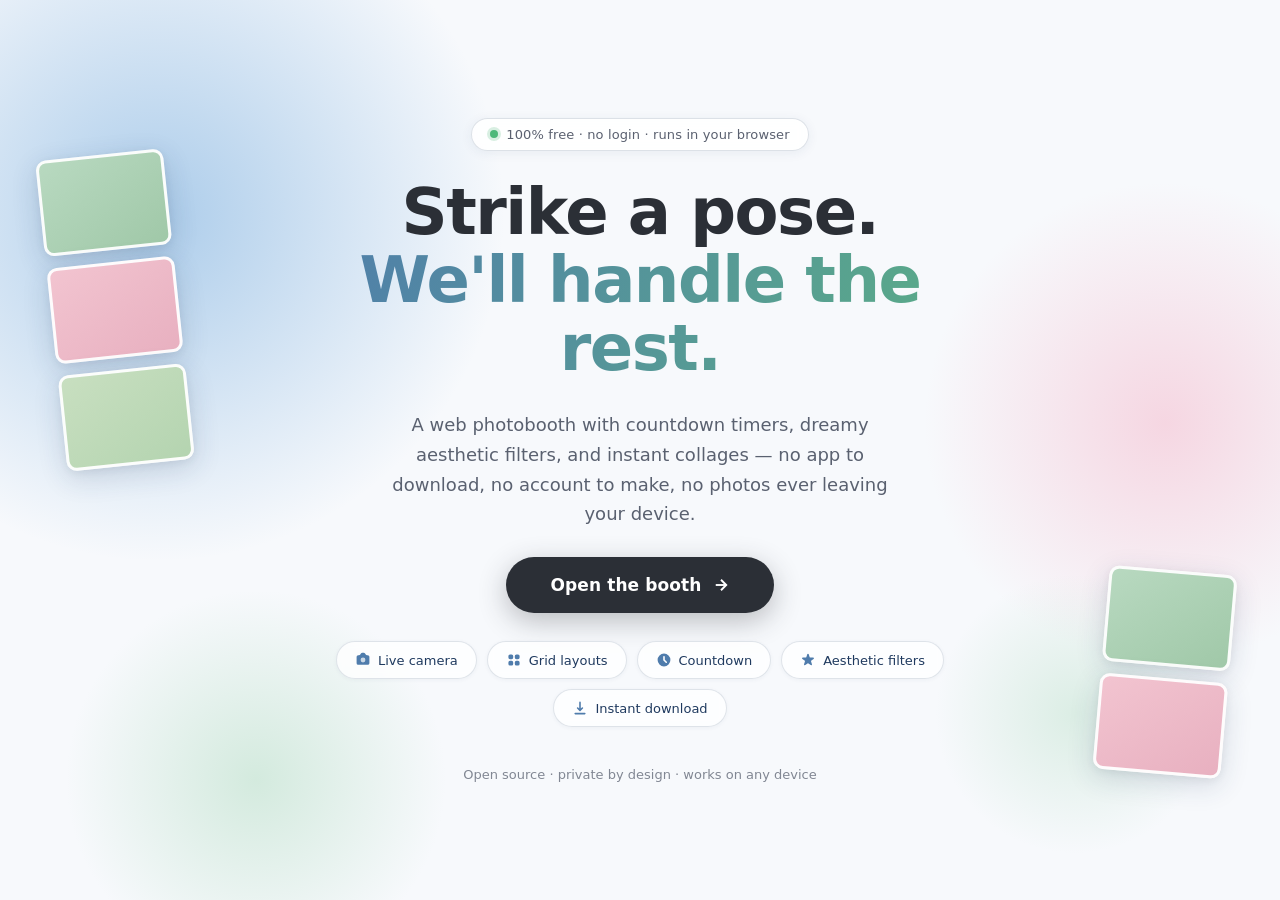
<file: index.html>
<!DOCTYPE html>
<html lang="en">
<head>
  <meta charset="UTF-8" />
  <meta name="viewport" content="width=device-width, initial-scale=1.0, viewport-fit=cover" />
  <title>Photobooth — Strike a Pose</title>
  <link rel="stylesheet" href="index.css" />
</head>
<body>

  <div class="landing">

    <!-- Gradient mesh blobs: blue top-left, pink right, sage green bottom corners -->
    <div class="blob blob-blue"></div>
    <div class="blob blob-pink"></div>
    <div class="blob blob-green"></div>
    <div class="blob blob-green-br"></div>

    <!-- Left floating photo strip — 3 stacked cards -->
    <div class="float-strip strip-left" aria-hidden="true">
      <div class="mini-frame frame-green"></div>
      <div class="mini-frame frame-pink"></div>
      <div class="mini-frame frame-green2"></div>
    </div>

    <!-- Right floating photo strip — 2 cards, bottom-right -->
    <div class="float-strip strip-right" aria-hidden="true">
      <div class="mini-frame frame-green3"></div>
      <div class="mini-frame frame-pink2"></div>
    </div>

    <main class="hero">

      <div class="badge">
        <span class="badge-dot"></span>
        100% free &middot; no login &middot; runs in your browser
      </div>

      <h1 class="hero-title">
        Strike a pose.<br />
        <span class="hero-title-accent">We'll handle the rest.</span>
      </h1>

      <p class="hero-sub">
        A web photobooth with countdown timers, dreamy aesthetic filters,
        and instant collages — no app to download, no account to make,
        no photos ever leaving your device.
      </p>

      <a href="app.html" class="btn-enter">
        <span>Open the booth</span>
        <svg width="18" height="18" viewBox="0 0 24 24" fill="none" stroke="currentColor" stroke-width="2.5" aria-hidden="true">
          <line x1="5" y1="12" x2="19" y2="12"/>
          <polyline points="12 5 19 12 12 19"/>
        </svg>
      </a>

      <div class="feature-row">
        <div class="feature-pill">
          <svg class="pill-icon" viewBox="0 0 20 20" fill="currentColor" aria-hidden="true">
            <path d="M2 6a2 2 0 012-2h.93a2 2 0 001.664-.89l.812-1.22A2 2 0 019.07 1h1.86a2 2 0 011.664.89l.812 1.22A2 2 0 0015.07 4H16a2 2 0 012 2v8a2 2 0 01-2 2H4a2 2 0 01-2-2V6z"/>
            <path d="M10 13a3 3 0 100-6 3 3 0 000 6z" fill="white" opacity="0.7"/>
          </svg>
          Live camera
        </div>
        <div class="feature-pill">
          <svg class="pill-icon" viewBox="0 0 20 20" fill="currentColor" aria-hidden="true">
            <path d="M5 3a2 2 0 00-2 2v2a2 2 0 002 2h2a2 2 0 002-2V5a2 2 0 00-2-2H5zM5 11a2 2 0 00-2 2v2a2 2 0 002 2h2a2 2 0 002-2v-2a2 2 0 00-2-2H5zM11 5a2 2 0 012-2h2a2 2 0 012 2v2a2 2 0 01-2 2h-2a2 2 0 01-2-2V5zM11 13a2 2 0 012-2h2a2 2 0 012 2v2a2 2 0 01-2 2h-2a2 2 0 01-2-2v-2z"/>
          </svg>
          Grid layouts
        </div>
        <div class="feature-pill">
          <svg class="pill-icon" viewBox="0 0 20 20" fill="currentColor" aria-hidden="true">
            <path fill-rule="evenodd" d="M10 18a8 8 0 100-16 8 8 0 000 16zm1-12a1 1 0 10-2 0v4a1 1 0 00.293.707l2.828 2.829a1 1 0 101.415-1.415L11 9.586V6z" clip-rule="evenodd"/>
          </svg>
          Countdown
        </div>
        <div class="feature-pill">
          <svg class="pill-icon" viewBox="0 0 20 20" fill="currentColor" aria-hidden="true">
            <path d="M9.049 2.927c.3-.921 1.603-.921 1.902 0l1.07 3.292a1 1 0 00.95.69h3.462c.969 0 1.371 1.24.588 1.81l-2.8 2.034a1 1 0 00-.364 1.118l1.07 3.292c.3.921-.755 1.688-1.54 1.118l-2.8-2.034a1 1 0 00-1.175 0l-2.8 2.034c-.784.57-1.838-.197-1.539-1.118l1.07-3.292a1 1 0 00-.364-1.118L2.98 8.72c-.783-.57-.38-1.81.588-1.81h3.461a1 1 0 00.951-.69l1.07-3.292z"/>
          </svg>
          Aesthetic filters
        </div>
        <div class="feature-pill">
          <svg class="pill-icon" viewBox="0 0 20 20" fill="currentColor" aria-hidden="true">
            <path fill-rule="evenodd" d="M3 17a1 1 0 011-1h12a1 1 0 110 2H4a1 1 0 01-1-1zm3.293-7.707a1 1 0 011.414 0L9 10.586V3a1 1 0 112 0v7.586l1.293-1.293a1 1 0 111.414 1.414l-3 3a1 1 0 01-1.414 0l-3-3a1 1 0 010-1.414z" clip-rule="evenodd"/>
          </svg>
          Instant download
        </div>
      </div>

    </main>

    <footer class="landing-footer">
      <span>Open source &middot; private by design &middot; works on any device</span>
    </footer>

  </div>

</body>
</html>
</file>
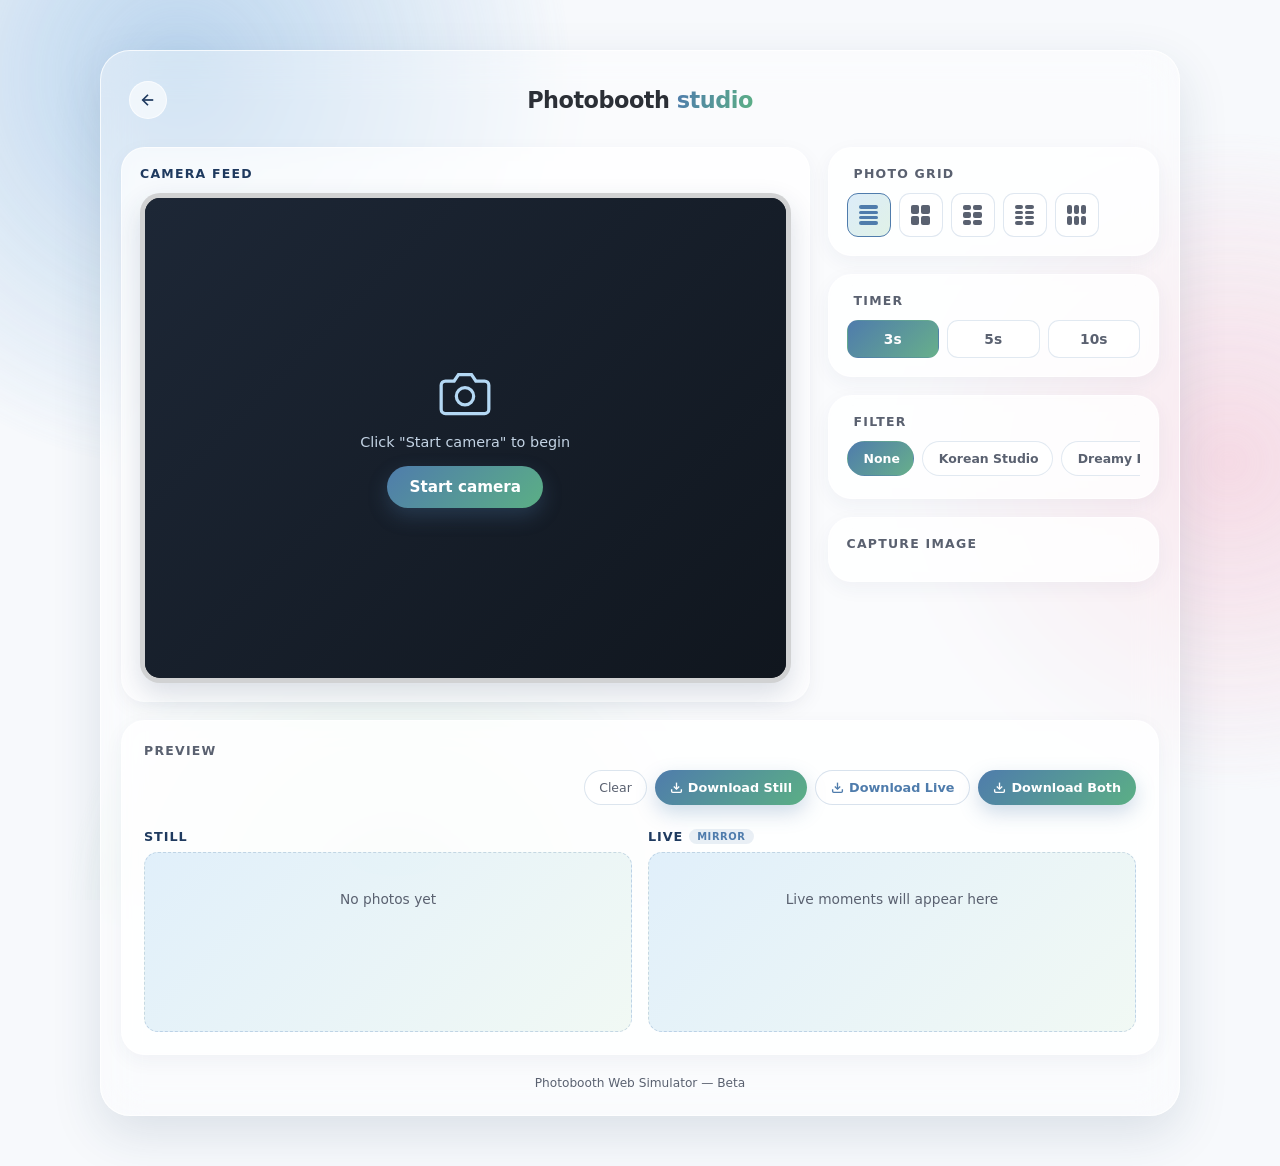
<file: app.html>
<!DOCTYPE html>
<html lang="en">
<head>
  <meta charset="UTF-8" />
  <meta name="viewport" content="width=device-width, initial-scale=1.0, viewport-fit=cover" />
  <title>Photobooth Web Simulator — Beta</title>
  <link rel="stylesheet" href="style.css" />
</head>
<body>
  <div class="app-background" aria-hidden="true">
    <span class="app-blob app-blob-blue"></span>
    <span class="app-blob app-blob-pink"></span>
    <span class="app-blob app-blob-green"></span>
  </div>

  <div class="app">

    <!-- Header -->
    <header class="header">
      <a href="index.html" class="back-link" aria-label="Back to home">
        <svg width="18" height="18" viewBox="0 0 24 24" fill="none" stroke="currentColor" stroke-width="2.3">
          <line x1="19" y1="12" x2="5" y2="12"/>
          <polyline points="12 19 5 12 12 5"/>
        </svg>
      </a>
      <h1><span>Photobooth</span> <em>studio</em></h1>
      <span class="header-spacer" aria-hidden="true"></span>
    </header>

    <!-- SECTION 1 — CAMERA FEED -->
    <section class="app-section camera-feed-section" aria-labelledby="camera-feed-title">
      <h2 class="section-title" id="camera-feed-title">
        Camera Feed
      </h2>
      <div class="camera-section">
        <div class="camera-wrap" id="cameraWrap">
          <canvas id="glCanvas"></canvas>
          <video id="video" autoplay playsinline muted style="display:none"></video>
          <canvas id="overlay-canvas"></canvas>
          <div class="countdown-overlay" id="countdown"></div>
          <div class="flash-overlay" id="flash"></div>
          <div class="camera-placeholder" id="placeholder">
            <svg width="52" height="52" viewBox="0 0 24 24" fill="none" stroke-width="1.5" aria-hidden="true">
              <path d="M23 19a2 2 0 0 1-2 2H3a2 2 0 0 1-2-2V8a2 2 0 0 1 2-2h4l2-3h6l2 3h4a2 2 0 0 1 2 2z"/>
              <circle cx="12" cy="13" r="4"/>
            </svg>
            <p>Click "Start camera" to begin</p>
            <button class="btn-start" id="btnStart">Start camera</button>
          </div>
        </div>
      </div>
    </section>

    <!-- CONTROLS PANEL — sections 2–5 -->
    <div class="controls-panel">

      <!-- SECTION 2 — PHOTO GRID -->
      <section class="app-section" aria-labelledby="grid-title">
        <h2 class="section-title" id="grid-title">
          <span class="section-icon"></span> Photo Grid
        </h2>
        <div class="section-body layout-bar">
          <div class="layout-icon-row" id="layoutGrid"></div>
        </div>
      </section>

      <!-- SECTION 3 — TIMER -->
      <section class="app-section" aria-labelledby="timer-title">
        <h2 class="section-title" id="timer-title">
          <span class="section-icon"></span> Timer
        </h2>
        <div class="section-body">
          <div class="timer-btns" id="timerBtns"></div>
        </div>
      </section>

      <!-- SECTION 4 — FILTER -->
      <section class="app-section" aria-labelledby="filter-title">
        <h2 class="section-title" id="filter-title">
          <span class="section-icon"></span> Filter
        </h2>
        <div class="section-body filter-bar">
          <div class="filter-chips" id="filterGrid"></div>
        </div>
      </section>

      <!-- SECTION 5 — CAPTURE IMAGE -->
      <section class="app-section capture-section" aria-labelledby="capture-title">
        <h2 class="section-title" id="capture-title">
        Capture Image
        </h2>
        <div class="section-body capture-body" id="cameraBar">
          <div class="capture-row-top">
            <span class="shot-counter" id="shotCounter">0 / 4 photos</span>
            <button class="btn-retake" id="btnRetake" disabled>Retake</button>
          </div>
          <button class="btn-capture" id="btnCapture" disabled>Take photo</button>
        </div>
      </section>

    </div><!-- /controls-panel -->

    <!-- PREVIEW — Still + Live side by side -->
    <section class="app-section preview-section" aria-labelledby="preview-title">
      <h2 class="section-title" id="preview-title">
        Preview
      </h2>

      <div class="section-body">
        <!-- Download actions -->
        <div class="preview-actions">
          <button class="btn-retake" id="btnClear">Clear</button>
          <button class="btn-download" id="btnDownload">
            <svg width="13" height="13" viewBox="0 0 24 24" fill="none" stroke="currentColor" stroke-width="2.5" aria-hidden="true">
              <path d="M21 15v4a2 2 0 0 1-2 2H5a2 2 0 0 1-2-2v-4"/>
              <polyline points="7 10 12 15 17 10"/>
              <line x1="12" y1="15" x2="12" y2="3"/>
            </svg>
            Download Still
          </button>
          <button class="btn-download btn-download-soft" id="btnDownloadLive">
            <svg width="13" height="13" viewBox="0 0 24 24" fill="none" stroke="currentColor" stroke-width="2.5" aria-hidden="true">
              <path d="M21 15v4a2 2 0 0 1-2 2H5a2 2 0 0 1-2-2v-4"/>
              <polyline points="7 10 12 15 17 10"/>
              <line x1="12" y1="15" x2="12" y2="3"/>
            </svg>
            Download Live
          </button>
          <button class="btn-download" id="btnDownloadBoth">
            <svg width="13" height="13" viewBox="0 0 24 24" fill="none" stroke="currentColor" stroke-width="2.5" aria-hidden="true">
              <path d="M21 15v4a2 2 0 0 1-2 2H5a2 2 0 0 1-2-2v-4"/>
              <polyline points="7 10 12 15 17 10"/>
              <line x1="12" y1="15" x2="12" y2="3"/>
            </svg>
            Download Both
          </button>
        </div>

        <!--
          Dual preview container.
          .preview-dual holds two columns: still (left) + live (right).
          JS populates #stillPreview and #livePreview independently
          but with identical structure for each layout.
        -->
        <div class="preview-dual" id="previewDual">
          <div class="preview-col">
            <div class="preview-col-label">Still</div>
            <div class="preview-canvas" id="collagePreview">
              <div class="empty-strip">No photos yet</div>
            </div>
          </div>
          <div class="preview-col" id="liveCol">
            <div class="preview-col-label">
              Live
              <span class="live-tag">mirror</span>
            </div>
            <div class="preview-canvas" id="livePreview">
              <div class="empty-strip">Live moments will appear here</div>
            </div>
          </div>
        </div>

      </div>
    </section>

    <!-- Footer -->
    <footer class="footer">
      <span>Photobooth Web Simulator &mdash; Beta</span>
    </footer>

  </div>

  <!-- Processing toast -->
  <div class="processing-toast" id="processingToast">
    <span class="processing-spinner"></span>
    <span id="processingMsg">Preparing download…</span>
  </div>

  <!-- Hidden canvases -->
  <canvas id="final-canvas" style="display:none"></canvas>

  <script src="filters.js"></script>
  <script src="script.js"></script>
</body>
</html>
</file>
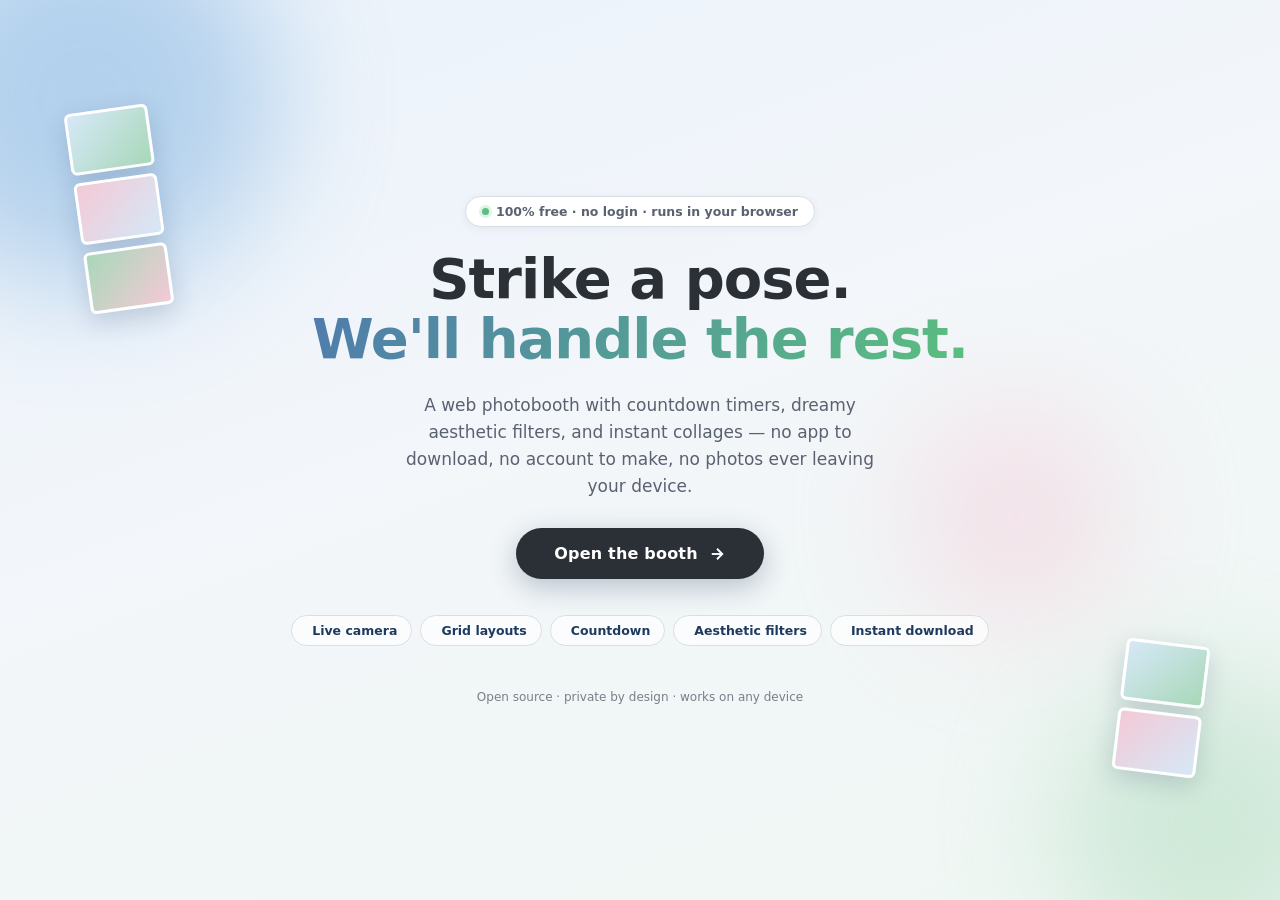
<file: landing.html>
<!DOCTYPE html>
<html lang="en">
<head>
  <meta charset="UTF-8" />
  <meta name="viewport" content="width=device-width, initial-scale=1.0, viewport-fit=cover" />
  <title>Photobooth — Strike a Pose</title>
  <link rel="stylesheet" href="landing.css" />
</head>
<body>

  <div class="landing">

    <!-- Floating decorative blobs -->
    <div class="blob blob-1"></div>
    <div class="blob blob-2"></div>
    <div class="blob blob-3"></div>

    <!-- Floating camera-strip mockups -->
    <div class="float-strip strip-left" aria-hidden="true">
      <div class="mini-frame"></div>
      <div class="mini-frame"></div>
      <div class="mini-frame"></div>
    </div>
    <div class="float-strip strip-right" aria-hidden="true">
      <div class="mini-frame"></div>
      <div class="mini-frame"></div>
    </div>

    <main class="hero">
      <div class="badge">
        <span class="badge-dot"></span>
        100% free &middot; no login &middot; runs in your browser
      </div>

      <h1 class="hero-title">
        Strike a pose.<br />
        <span class="hero-title-accent">We'll handle the rest.</span>
      </h1>

      <p class="hero-sub">
        A web photobooth with countdown timers, dreamy aesthetic filters,
        and instant collages — no app to download, no account to make,
        no photos ever leaving your device.
      </p>

      <a href="app.html" class="btn-enter">
        <span>Open the booth</span>
        <svg width="18" height="18" viewBox="0 0 24 24" fill="none" stroke="currentColor" stroke-width="2.5">
          <line x1="5" y1="12" x2="19" y2="12"/>
          <polyline points="12 5 19 12 12 19"/>
        </svg>
      </a>

      <div class="feature-row">
        <div class="feature-pill">
          <span class="feature-icon"></span> Live camera
        </div>
        <div class="feature-pill">
          <span class="feature-icon"></span> Grid layouts
        </div>
        <div class="feature-pill">
          <span class="feature-icon"></span> Countdown
        </div>
        <div class="feature-pill">
          <span class="feature-icon"></span> Aesthetic filters
        </div>
        <div class="feature-pill">
          <span class="feature-icon"></span> Instant download
        </div>
      </div>
    </main>

    <footer class="landing-footer">
      <span>Open source &middot; private by design &middot; works on any device</span>
    </footer>

  </div>

</body>
</html>
</file>
<file: index.css>
/* ============================================
   LANDING PAGE — index.css
   Pixel-matched to photobooth-web-simulator screenshot
   ============================================ */

:root {
  --sky-blue:       #6FA8DC;
  --sky-blue-dark:  #4F7CAC;
  --sky-blue-light: #D6E8F7;
  --navy:           #1F3A5F;
  --cool-gray:      #D9DEE5;
  --charcoal:       #2B2F36;
  --text-secondary: #5A6170;
  --surface:        #FFFFFF;
}

/* ── Reset ── */
*, *::before, *::after { box-sizing: border-box; margin: 0; padding: 0; }

html, body {
  width: 100%;
  min-height: 100vh;
  overflow-x: hidden;
}

body {
  font-family: 'Segoe UI', system-ui, -apple-system, sans-serif;
  /* Clean near-white base — blobs create all the color */
  background: #F7F9FC;
  color: var(--charcoal);
}

/* ── Full-screen wrapper ── */
.landing {
  position: relative;
  min-height: 100vh;
  width: 100%;
  display: flex;
  flex-direction: column;
  align-items: center;
  justify-content: center;
  padding: clamp(32px, 8vw, 80px) clamp(20px, 5vw, 48px);
  overflow: hidden;
}

/* ────────────────────────────────────────────
   GRADIENT MESH BLOBS
   Matches screenshot: large blue top-left,
   soft pink right, sage green bottom corners
   ──────────────────────────────────────────── */
.blob {
  position: absolute;
  border-radius: 50%;
  pointer-events: none;
  z-index: 0;
}

/* Large soft blue — fills top-left quarter */
.blob-blue {
  width: clamp(300px, 55vw, 700px);
  height: clamp(300px, 55vw, 700px);
  background: radial-gradient(circle, rgba(111,168,220,0.55) 0%, rgba(111,168,220,0) 70%);
  top: -15%;
  left: -15%;
  animation: drift-blue 18s ease-in-out infinite;
}

/* Soft pink — centre-right */
.blob-pink {
  width: clamp(220px, 38vw, 520px);
  height: clamp(220px, 38vw, 520px);
  background: radial-gradient(circle, rgba(244,180,200,0.50) 0%, rgba(244,180,200,0) 70%);
  top: 20%;
  right: -10%;
  animation: drift-pink 20s ease-in-out infinite;
}

/* Sage green — bottom-left */
.blob-green {
  width: clamp(180px, 30vw, 420px);
  height: clamp(180px, 30vw, 420px);
  background: radial-gradient(circle, rgba(168,216,185,0.45) 0%, rgba(168,216,185,0) 70%);
  bottom: -8%;
  left: 5%;
  animation: drift-green 22s ease-in-out infinite;
}

/* Subtle green — bottom-right accent */
.blob-green-br {
  width: clamp(150px, 22vw, 300px);
  height: clamp(150px, 22vw, 300px);
  background: radial-gradient(circle, rgba(168,216,185,0.35) 0%, rgba(168,216,185,0) 70%);
  bottom: 5%;
  right: 5%;
  animation: drift-green-br 16s ease-in-out infinite;
}

@keyframes drift-blue {
  0%, 100% { transform: translate(0, 0); }
  33%       { transform: translate(30px, 20px); }
  66%       { transform: translate(-15px, 35px); }
}
@keyframes drift-pink {
  0%, 100% { transform: translate(0, 0); }
  50%       { transform: translate(-30px, -25px); }
}
@keyframes drift-green {
  0%, 100% { transform: translate(0, 0); }
  50%       { transform: translate(20px, -18px); }
}
@keyframes drift-green-br {
  0%, 100% { transform: translate(0, 0) scale(1); }
  50%       { transform: translate(-20px, -15px) scale(1.1); }
}

/* ────────────────────────────────────────────
   FLOATING PHOTO CARDS
   Left: 3 stacked, slight left tilt
   Right: 2 stacked, bottom-right corner
   ──────────────────────────────────────────── */
.float-strip {
  position: absolute;
  display: flex;
  flex-direction: column;
  gap: clamp(6px, 1.2vw, 12px);
  z-index: 1;
  pointer-events: none;
}

.strip-left {
  top: clamp(8%, 12vw, 18%);
  left: clamp(16px, 4vw, 60px);
  transform: rotate(-6deg);
  animation: drift-left 11s ease-in-out infinite;
}

.strip-right {
  bottom: clamp(8%, 10vw, 14%);
  right: clamp(16px, 4vw, 60px);
  transform: rotate(5deg);
  animation: drift-right 13s ease-in-out infinite;
}

@keyframes drift-left {
  0%, 100% { transform: rotate(-6deg) translateY(0px); }
  50%       { transform: rotate(-6deg) translateY(-16px); }
}
@keyframes drift-right {
  0%, 100% { transform: rotate(5deg) translateY(0px); }
  50%       { transform: rotate(5deg) translateY(14px); }
}

/* Photo card base */
.mini-frame {
  width: clamp(70px, 10vw, 128px);
  height: clamp(52px, 7.5vw, 96px);
  border-radius: clamp(6px, 1vw, 10px);
  border: 3px solid rgba(255, 255, 255, 0.95);
  box-shadow: 0 8px 28px rgba(31, 58, 95, 0.16), 0 2px 8px rgba(0,0,0,0.06);
}

/* Individual card gradient fills — matches screenshot colours */
.frame-green  { background: linear-gradient(145deg, #B8D9C0, #A0C8A8); }
.frame-pink   { background: linear-gradient(145deg, #F2C4D0, #E8B0C0); }
.frame-green2 { background: linear-gradient(145deg, #C8DFC0, #B4D4B0); }
.frame-green3 { background: linear-gradient(145deg, #B8D9C0, #A0C8A8); }
.frame-pink2  { background: linear-gradient(145deg, #F2C4D0, #E8B0C0); }

/* ────────────────────────────────────────────
   HERO CONTENT
   ──────────────────────────────────────────── */
.hero {
  position: relative;
  z-index: 2;
  max-width: clamp(460px, 60vw, 720px);
  width: 100%;
  display: flex;
  flex-direction: column;
  align-items: center;
  text-align: center;
  gap: clamp(18px, 3.2vw, 28px);
}

/* ── Status badge ── */
.badge {
  display: inline-flex;
  align-items: center;
  gap: 8px;
  padding: 8px 18px;
  background: rgba(255, 255, 255, 0.88);
  border: 1px solid rgba(217, 222, 229, 0.9);
  border-radius: 50px;
  font-size: clamp(11px, 1.6vw, 13px);
  font-weight: 500;
  color: var(--text-secondary);
  box-shadow: 0 2px 12px rgba(31, 58, 95, 0.07);
  backdrop-filter: blur(6px);
  -webkit-backdrop-filter: blur(6px);
  letter-spacing: 0.01em;
}

.badge-dot {
  width: 8px;
  height: 8px;
  border-radius: 50%;
  background: #4DB87A;
  box-shadow: 0 0 0 3px rgba(77, 184, 122, 0.22);
  flex-shrink: 0;
}

/* ── Main headline ── */
.hero-title {
  font-size: clamp(36px, 7.5vw, 64px);
  font-weight: 800;
  line-height: 1.06;
  letter-spacing: -1.5px;
  color: var(--charcoal);
}

/* "We'll handle the rest." — blue-to-green gradient, matches screenshot */
.hero-title-accent {
  display: block;
  background: linear-gradient(110deg, #4F7CAC 0%, #5BAF85 100%);
  -webkit-background-clip: text;
  -webkit-text-fill-color: transparent;
  background-clip: text;
}

/* ── Subtext ── */
.hero-sub {
  font-size: clamp(15px, 2.2vw, 18px);
  line-height: 1.65;
  color: var(--text-secondary);
  max-width: 520px;
}

/* ── CTA button — solid dark pill matching screenshot exactly ── */
.btn-enter {
  display: inline-flex;
  align-items: center;
  gap: 10px;
  padding: clamp(14px, 2.4vw, 18px) clamp(30px, 5vw, 44px);
  background: var(--charcoal);
  color: #fff;
  text-decoration: none;
  border-radius: 50px;
  font-size: clamp(15px, 2vw, 17px);
  font-weight: 700;
  letter-spacing: 0.1px;
  box-shadow: 0 8px 28px rgba(43, 47, 54, 0.30);
  transition: transform 0.18s ease, box-shadow 0.18s ease, background 0.18s ease;
}

.btn-enter:hover {
  background: #1a1e24;
  transform: translateY(-2px) scale(1.02);
  box-shadow: 0 14px 36px rgba(43, 47, 54, 0.38);
}

.btn-enter:active { transform: scale(0.97); }

.btn-enter svg { transition: transform 0.18s ease; flex-shrink: 0; }
.btn-enter:hover svg { transform: translateX(4px); }

/* ── Feature pills ── */
.feature-row {
  display: flex;
  flex-wrap: wrap;
  justify-content: center;
  gap: clamp(6px, 1.2vw, 10px);
}

.feature-pill {
  display: inline-flex;
  align-items: center;
  gap: 7px;
  padding: clamp(7px, 1.2vw, 10px) clamp(12px, 2vw, 18px);
  background: rgba(255, 255, 255, 0.78);
  border: 1px solid rgba(217, 222, 229, 0.85);
  border-radius: 50px;
  font-size: clamp(11.5px, 1.6vw, 13px);
  font-weight: 500;
  color: var(--navy);
  backdrop-filter: blur(5px);
  -webkit-backdrop-filter: blur(5px);
  white-space: nowrap;
  box-shadow: 0 1px 4px rgba(31, 58, 95, 0.05);
}

/* SVG icon inside each pill */
.pill-icon {
  width: clamp(13px, 1.8vw, 16px);
  height: clamp(13px, 1.8vw, 16px);
  color: var(--sky-blue-dark);
  flex-shrink: 0;
}

/* ── Footer ── */
.landing-footer {
  position: relative;
  z-index: 2;
  margin-top: clamp(24px, 4vw, 40px);
  font-size: clamp(11px, 1.5vw, 13px);
  color: var(--text-secondary);
  text-align: center;
  opacity: 0.75;
}

/* ────────────────────────────────────────────
   RESPONSIVE
   ──────────────────────────────────────────── */

/* Small phones — hide side strips to avoid crowding */
@media (max-width: 480px) {
  .float-strip  { display: none; }
  .hero-title   { letter-spacing: -0.8px; }
  .hero         { gap: 16px; }
  .hero-sub     { font-size: 15px; }
}

/* Tablets — strips visible but tighter to edge */
@media (min-width: 481px) and (max-width: 768px) {
  .strip-left  { left: 10px; }
  .strip-right { right: 10px; }
}

/* Reduce motion for accessibility */
@media (prefers-reduced-motion: reduce) {
  .blob, .float-strip { animation: none !important; }
}
</file>
<file: style.css>
/* ============================================================
   style.css — Photobooth Studio  (v7)
   Fully responsive. Dual Still + Live preview side by side.
   ============================================================ */

:root {
  --ink:       #2b2f36;
  --navy:      #1f3a5f;
  --muted:     #5a6170;
  --blue:      #6fa8dc;
  --blue-deep: #4f7cac;
  --pink:      #f4b4c8;
  --green:     #a8d8b9;
  --line:      rgba(255,255,255,.68);
  --glass:     rgba(255,255,255,.72);
  --shadow:    0 18px 50px rgba(31,58,95,.13);
  --radius:    clamp(16px, 2.5vw, 24px);
  --gap:       clamp(10px, 2vw, 18px);
}

*, *::before, *::after { box-sizing: border-box; margin: 0; padding: 0; }
html { font-size: 16px; -webkit-text-size-adjust: 100%; }
body {
  min-height: 100vh;
  overflow-x: hidden;
  color: var(--ink);
  font-family: "Segoe UI", system-ui, -apple-system, sans-serif;
  background: #f7f9fc;
}
button { font: inherit; cursor: pointer; }
button, a { -webkit-tap-highlight-color: transparent; }
img, canvas, video { display: block; max-width: 100%; }

/* ── Animated background blobs ── */
.app-background {
  position: fixed; inset: 0; z-index: -1;
  overflow: hidden; pointer-events: none;
}
.app-blob { position: absolute; border-radius: 50%; filter: blur(1px); opacity: .82; }
.app-blob-blue  { width: min(66vw,820px); height: min(66vw,820px); left:-18vw; top:-26vw; background: radial-gradient(circle,rgba(111,168,220,.56),rgba(111,168,220,0) 68%); animation: drift-blue 18s ease-in-out infinite; }
.app-blob-pink  { width: min(55vw,690px); height: min(55vw,690px); top:13%; right:-23vw; background: radial-gradient(circle,rgba(244,180,200,.53),rgba(244,180,200,0) 68%); animation: drift-pink 21s ease-in-out infinite; }
.app-blob-green { width: min(55vw,690px); height: min(55vw,690px); bottom:-28vw; left:4vw; background: radial-gradient(circle,rgba(168,216,185,.55),rgba(168,216,185,0) 68%); animation: drift-green 22s ease-in-out infinite; }
@keyframes drift-blue  { 50% { transform: translate(38px,30px); } }
@keyframes drift-pink  { 50% { transform: translate(-35px,-24px); } }
@keyframes drift-green { 50% { transform: translate(28px,-20px) scale(1.06); } }

/* ── App shell ── */
.app {
  width: min(calc(100% - 16px), 1080px);
  margin: clamp(8px,2.5vw,40px) auto;
  padding: clamp(10px,2vw,20px);
  display: grid;
  gap: var(--gap);
  grid-template-columns: 1fr;
  grid-template-areas: "header" "camera" "controls" "preview" "footer";
  border: 1px solid rgba(255,255,255,.76);
  border-radius: clamp(18px,3vw,30px);
  background: rgba(255,255,255,.37);
  box-shadow: var(--shadow);
  backdrop-filter: blur(20px);
  -webkit-backdrop-filter: blur(20px);
}

@media (min-width: 800px) {
  .app {
    grid-template-columns: minmax(0,1.35fr) minmax(260px,.65fr);
    grid-template-areas:
      "header  header"
      "camera  controls"
      "preview preview"
      "footer  footer";
  }
}

/* ── Header ── */
.header {
  grid-area: header;
  display: grid;
  grid-template-columns: 42px 1fr 42px;
  align-items: center;
  min-height: 58px;
  padding: 6px 8px;
}
.header h1 {
  margin: 0; text-align: center;
  font-size: clamp(1rem,2.8vw,1.4rem);
  letter-spacing: -.5px; color: var(--ink);
}
.header h1 em {
  font-style: normal;
  background: linear-gradient(105deg,var(--blue-deep),#5baf85);
  -webkit-background-clip: text; background-clip: text; color: transparent;
}
.back-link, .header-spacer { width: 38px; height: 38px; }
.back-link {
  display: grid; place-items: center;
  color: var(--navy); border: 1px solid var(--line);
  border-radius: 50%; background: rgba(255,255,255,.63);
  text-decoration: none;
  transition: transform .18s, background .18s;
}
.back-link:hover { transform: translateX(-3px); background: #fff; }

/* ── Section card ── */
.app-section {
  min-width: 0;
  padding: clamp(12px,2vw,22px);
  border: 1px solid var(--line);
  border-radius: var(--radius);
  background: var(--glass);
  box-shadow: 0 6px 20px rgba(31,58,95,.05);
  backdrop-filter: blur(12px);
  -webkit-backdrop-filter: blur(12px);
}
.section-title {
  display: flex; align-items: center; gap: 7px;
  margin: 0 0 12px;
  font-size: clamp(.7rem,1.4vw,.78rem);
  font-weight: 750; letter-spacing: .1em;
  text-transform: uppercase; color: var(--muted);
}
.section-icon { font-size: 1rem; line-height: 1; }
.section-body { display: flex; flex-direction: column; gap: 10px; }

/* ── Camera ── */
.camera-feed-section {
  grid-area: camera;
  padding: clamp(10px,1.8vw,18px);
  background: rgba(255,255,255,.62);
}
.camera-feed-section .section-title { color: var(--navy); }
.camera-feed-section .section-icon  { color: var(--blue-deep); }

.camera-section {
  overflow: hidden;
  border: 5px solid rgba(255,255,255,.8);
  border-radius: clamp(14px,2vw,20px);
  background: #1a1e24;
  box-shadow: 0 12px 28px rgba(31,58,95,.16);
}
.camera-wrap {
  position: relative; display: grid; place-items: center;
  width: 100%; aspect-ratio: 4/3;
  overflow: hidden;
  background: linear-gradient(135deg,#1d2736,#10161e);
}
@media (max-width: 480px) { .camera-wrap { aspect-ratio: 3/2.6; } }

#glCanvas, #overlay-canvas { position: absolute; inset: 0; width: 100%; height: 100%; }
#glCanvas       { display: none; object-fit: cover; }
#overlay-canvas { pointer-events: none; }

.camera-placeholder {
  z-index: 1; display: flex; flex-direction: column;
  align-items: center; gap: 12px; padding: 24px 20px;
  text-align: center; color: #e8f1fa;
}
.camera-placeholder svg { stroke: #b4d8f4; width: clamp(40px,8vw,52px); height: auto; }
.camera-placeholder p   { margin: 0; max-width: 220px; color: #c3d3e4; line-height: 1.5; font-size: clamp(.8rem,1.8vw,.9rem); }

.countdown-overlay, .flash-overlay { position: absolute; inset: 0; pointer-events: none; opacity: 0; }
.countdown-overlay {
  z-index: 10; display: grid; place-items: center;
  background: rgba(28,43,63,.54); color: #fff;
  font-size: clamp(3.5rem,14vw,7rem); font-weight: 800;
  text-shadow: 0 0 35px var(--pink); transition: opacity .16s;
}
.countdown-overlay.visible, .flash-overlay.flash { opacity: 1; }
.flash-overlay { z-index: 20; background: #fff; transition: opacity .15s; }

/* ── Controls panel ── */
.controls-panel {
  grid-area: controls;
  display: flex; flex-direction: column;
  gap: var(--gap); min-width: 0;
}
@media (max-width: 799px) {
  .controls-panel {
    display: grid;
    grid-template-columns: 1fr 1fr;
    gap: var(--gap);
  }
  .controls-panel .app-section:nth-child(3),
  .controls-panel .app-section:nth-child(4) { grid-column: 1 / -1; }
}
@media (max-width: 420px) {
  .controls-panel { grid-template-columns: 1fr; }
  .controls-panel .app-section:nth-child(3),
  .controls-panel .app-section:nth-child(4) { grid-column: auto; }
}
.controls-panel .app-section { padding: clamp(12px,1.8vw,18px); }

/* Layout picker */
.layout-icon-row { display: flex; flex-wrap: wrap; gap: clamp(5px,1vw,8px); }
.layout-btn {
  width: clamp(36px,8.5vw,44px); height: clamp(36px,8.5vw,44px);
  display: grid; place-items: center; padding: 5px;
  border: 1px solid rgba(79,124,172,.18); border-radius: 11px;
  background: rgba(255,255,255,.7);
  transition: transform .16s, background .16s, border-color .16s;
}
.layout-btn span { display: none; }
.layout-btn:hover { transform: translateY(-2px); border-color: var(--blue); }
.layout-btn.active { background: linear-gradient(135deg,#dcecf9,#e0f2e7); border-color: var(--blue-deep); }
.layout-dots { display: grid; gap: 2px; width: 62%; height: 62%; }
.layout-dots .dot { border-radius: 2px; background: var(--muted); }
.layout-btn.active .dot { background: var(--blue-deep); }
.layout-btn:hover .dot  { background: var(--blue); }

/* Timer */
.timer-btns { display: grid; grid-template-columns: repeat(3,1fr); gap: clamp(5px,1vw,8px); }
.timer-btn {
  padding: clamp(7px,1.5vw,10px) 4px;
  border: 1px solid rgba(79,124,172,.17); border-radius: 11px;
  background: rgba(255,255,255,.64); color: var(--muted);
  font-size: clamp(.78rem,1.6vw,.86rem); font-weight: 700;
  transition: transform .15s, border-color .15s, background .15s;
}
.timer-btn.active { color: #fff; border-color: transparent; background: linear-gradient(135deg,var(--blue-deep),#67af8b); }
.timer-btn:hover:not(.active) { transform: translateY(-1px); border-color: var(--blue); background: #fff; }

/* Filter chips */
.filter-bar { overflow: hidden; }
.filter-chips {
  display: flex; gap: clamp(5px,1vw,8px);
  padding-bottom: 4px; overflow-x: auto;
  -webkit-overflow-scrolling: touch;
  scrollbar-width: thin; scrollbar-color: var(--blue) transparent;
}
.filter-chips::-webkit-scrollbar { height: 3px; }
.filter-chips::-webkit-scrollbar-thumb { background: var(--blue-deep); border-radius: 3px; }
.filter-btn {
  flex: 0 0 auto;
  padding: clamp(6px,1.2vw,9px) clamp(9px,1.8vw,13px);
  border: 1px solid rgba(79,124,172,.17); border-radius: 999px;
  background: rgba(255,255,255,.64); color: var(--muted);
  font-size: clamp(.72rem,1.4vw,.78rem); font-weight: 650;
  white-space: nowrap;
  transition: transform .15s, border-color .15s, background .15s;
}
.filter-btn.active { color: #fff; border-color: transparent; background: linear-gradient(135deg,var(--blue-deep),#67af8b); }
.filter-btn:hover:not(.active) { transform: translateY(-1px); border-color: var(--blue); background: #fff; }
.filter-icon { margin-right: 3px; }

/* Capture */
.capture-body { display: none; flex-direction: column; gap: 10px; }
.capture-row-top { display: flex; align-items: center; justify-content: space-between; gap: 8px; }
.shot-counter { color: var(--muted); font-size: clamp(.76rem,1.5vw,.84rem); font-weight: 650; }

/* Shared button styles */
.btn-start, .btn-capture, .btn-download {
  border: 0; color: #fff; font-weight: 700;
  background: linear-gradient(135deg,var(--blue-deep),#5baf85);
  box-shadow: 0 8px 20px rgba(79,124,172,.28);
  transition: transform .18s, box-shadow .18s, filter .18s;
}
.btn-start:hover, .btn-capture:hover, .btn-download:hover {
  transform: translateY(-2px); filter: saturate(1.12);
  box-shadow: 0 11px 24px rgba(79,124,172,.36);
}
.btn-start:active, .btn-capture:active, .btn-download:active { transform: scale(.98); }

.btn-start {
  padding: clamp(9px,1.8vw,12px) clamp(16px,3vw,22px);
  border-radius: 999px; font-size: clamp(.85rem,1.8vw,.95rem);
}
.btn-capture {
  width: 100%; padding: clamp(11px,2.2vw,14px) 15px;
  border-radius: 13px; font-size: clamp(.88rem,1.8vw,.96rem);
}
.btn-capture:disabled { opacity: .42; cursor: not-allowed; box-shadow: none; transform: none; filter: grayscale(.2); }

.btn-retake {
  padding: clamp(6px,1.2vw,8px) clamp(10px,2vw,14px);
  border: 1px solid rgba(79,124,172,.2); border-radius: 999px;
  background: rgba(255,255,255,.64); color: var(--muted);
  font-size: clamp(.72rem,1.4vw,.78rem);
  transition: transform .15s, border-color .15s, background .15s;
}
.btn-retake:hover    { transform: translateY(-1px); border-color: var(--blue); background: #fff; }
.btn-retake:disabled { opacity: .4; cursor: not-allowed; transform: none; }

.btn-download {
  display: inline-flex; align-items: center; gap: 5px;
  padding: clamp(7px,1.4vw,9px) clamp(11px,2.2vw,15px);
  border-radius: 999px; font-size: clamp(.72rem,1.4vw,.8rem);
}
.btn-download-soft {
  color: var(--blue-deep); background: rgba(255,255,255,.74);
  border: 1px solid rgba(79,124,172,.22); box-shadow: none;
}
.btn-download-soft:hover { background: #fff; transform: translateY(-1px); filter: none; }

/* ═══════════════════════════════════════════
   PREVIEW SECTION — dual still + live layout
   ═══════════════════════════════════════════ */
.preview-section { grid-area: preview; }

.preview-actions {
  display: flex; flex-wrap: wrap;
  justify-content: flex-end; gap: 8px;
  margin-bottom: 14px;
}

/*
 * .preview-dual — two equal columns side by side.
 * Each column has a label row and a canvas area below.
 * On very small screens they stack vertically.
 */
.preview-dual {
  display: grid;
  grid-template-columns: 1fr 1fr;
  gap: clamp(8px,2vw,16px);
  align-items: start;
}
@media (max-width: 480px) {
  .preview-dual { grid-template-columns: 1fr; }
}

/* Individual column */
.preview-col {
  display: flex;
  flex-direction: column;
  gap: 8px;
  min-width: 0;
}

/* Column header label */
.preview-col-label {
  display: flex; align-items: center; gap: 6px;
  font-size: clamp(.72rem,1.4vw,.8rem);
  font-weight: 700; letter-spacing: .07em;
  text-transform: uppercase; color: var(--navy);
}

/* "mirror" tag on the Live column */
.live-tag {
  padding: 2px 8px; border-radius: 999px;
  background: rgba(79,124,172,.12);
  color: var(--blue-deep);
  font-size: .62rem; font-weight: 700;
  letter-spacing: .06em; text-transform: uppercase;
}

/* The dark photo canvas area inside each column */
.preview-canvas {
  display: flex; flex-direction: column;
  align-items: flex-start;
  gap: 0;
  min-height: clamp(120px,20vw,180px);
  padding: clamp(6px,1.2vw,10px);
  overflow: auto;
  border: 1px dashed rgba(79,124,172,.26);
  border-radius: 14px;
  background: linear-gradient(135deg,rgba(216,235,249,.78),rgba(237,247,241,.78));
}

.empty-strip {
  width: 100%; align-self: center;
  padding: 28px 12px; text-align: center;
  color: var(--muted); font-size: clamp(.78rem,1.5vw,.86rem);
}

/* ── Strip layout ── */
.photo-strip {
  display: flex; flex-direction: column;
  gap: clamp(4px,.8vw,7px);
  padding: clamp(5px,1vw,8px);
  border-radius: 10px;
  background: rgba(255,255,255,.86);
  box-shadow: 0 4px 14px rgba(31,58,95,.11);
  width: 100%;
}
.strip-photo {
  width: 100%; height: auto;
  aspect-ratio: 4/3; object-fit: cover;
  border-radius: 5px;
}
/* Mirror flag for live strip — applied to every img in the live column */
.strip-photo.live-mirror { transform: scaleX(-1); }

/* ── Grid layout ── */
.collage-grid {
  display: grid;
  gap: clamp(4px,.8vw,7px);
  padding: clamp(5px,1vw,8px);
  border-radius: 10px;
  background: rgba(255,255,255,.86);
  box-shadow: 0 4px 14px rgba(31,58,95,.11);
  width: 100%;
}
.collage-photo, .collage-empty-cell {
  width: 100%; height: 100%; border-radius: 5px;
}
.collage-photo { object-fit: cover; }
/* Mirror flag for live grid */
.collage-photo.live-mirror { transform: scaleX(-1); }
.collage-empty-cell {
  display: grid; place-items: center;
  min-height: 55px; aspect-ratio: 4/3;
  background: rgba(111,168,220,.12);
  color: var(--blue-deep); font-size: clamp(.9rem,2.2vw,1.2rem);
}

/* ── Footer ── */
.footer {
  grid-area: footer; padding: 3px 10px 5px;
  text-align: center; color: var(--muted);
  font-size: clamp(.7rem,1.3vw,.76rem);
}

/* ── Toast ── */
.processing-toast {
  position: fixed; z-index: 100; left: 50%; bottom: 20px;
  display: flex; align-items: center; gap: 9px;
  max-width: calc(100vw - 28px);
  padding: 10px 16px;
  border: 1px solid rgba(255,255,255,.55); border-radius: 999px;
  color: #fff; background: rgba(43,47,54,.9);
  box-shadow: var(--shadow);
  transform: translate(-50%,80px); opacity: 0;
  pointer-events: none; transition: transform .25s, opacity .25s;
}
.processing-toast.visible { transform: translate(-50%,0); opacity: 1; }
.processing-spinner {
  width: 13px; height: 13px;
  border: 2px solid rgba(255,255,255,.3); border-top-color: #fff;
  border-radius: 50%; animation: spin .7s linear infinite; flex-shrink: 0;
}
@keyframes spin { to { transform: rotate(360deg); } }

/* ── Responsive extras ── */
@media (max-width: 380px) {
  .app { width: calc(100% - 10px); padding: 8px; border-radius: 16px; }
  .header h1 { font-size: .92rem; }
  .layout-btn { width: 32px; height: 32px; }
}
@media (max-height: 500px) and (orientation: landscape) {
  .camera-wrap { aspect-ratio: 16/9; }
  .app {
    grid-template-columns: 1fr 1fr;
    grid-template-areas: "header header" "camera controls" "preview preview" "footer footer";
  }
}
@media (min-width: 1200px) {
  .app { margin-top: 50px; margin-bottom: 50px; }
}
@media (prefers-reduced-motion: reduce) {
  *, *::before, *::after { animation-duration: .01ms !important; transition-duration: .01ms !important; }
}
</file>
<file: landing.css>
/* ============================================
   LANDING PAGE — landing.css
   ============================================ */

:root {
  --sky-blue:        #6FA8DC;
  --sky-blue-dark:   #4F7CAC;
  --sky-blue-light:  #D6E8F7;
  --navy:            #1F3A5F;
  --cool-gray:       #D9DEE5;
  --charcoal:        #2B2F36;
  --text-secondary:  #5A6170;
  --surface:         #FFFFFF;
  --background:      #F3F6FA;
}

* { box-sizing: border-box; margin: 0; padding: 0; }

html, body {
  width: 100%;
  min-height: 100vh;
  overflow-x: hidden;
}

body {
  font-family: 'Segoe UI', system-ui, sans-serif;
  background: linear-gradient(160deg, #EAF2FB 0%, #F3F6FA 45%, #EFF7F2 100%);
  color: var(--charcoal);
}

.landing {
  position: relative;
  min-height: 100vh;
  display: flex;
  flex-direction: column;
  align-items: center;
  justify-content: center;
  padding: clamp(24px, 6vw, 64px) clamp(16px, 5vw, 40px);
  overflow: hidden;
}

/* ── Decorative blobs ── */
.blob {
  position: absolute;
  border-radius: 50%;
  filter: blur(60px);
  opacity: 0.45;
  z-index: 0;
  pointer-events: none;
}

.blob-1 {
  width: clamp(180px, 30vw, 380px);
  height: clamp(180px, 30vw, 380px);
  background: var(--sky-blue);
  top: -10%;
  left: -8%;
  animation: float-1 14s ease-in-out infinite;
}

.blob-2 {
  width: clamp(150px, 24vw, 300px);
  height: clamp(150px, 24vw, 300px);
  background: #A8D8B9;
  bottom: -8%;
  right: -6%;
  animation: float-2 16s ease-in-out infinite;
}

.blob-3 {
  width: clamp(120px, 18vw, 220px);
  height: clamp(120px, 18vw, 220px);
  background: #F4C9D6;
  top: 45%;
  right: 12%;
  animation: float-3 12s ease-in-out infinite;
}

@keyframes float-1 {
  0%, 100% { transform: translate(0, 0); }
  50%      { transform: translate(20px, 30px); }
}
@keyframes float-2 {
  0%, 100% { transform: translate(0, 0); }
  50%      { transform: translate(-25px, -20px); }
}
@keyframes float-3 {
  0%, 100% { transform: translate(0, 0) scale(1); }
  50%      { transform: translate(-15px, 25px) scale(1.08); }
}

/* ── Floating photo-strip mockups ── */
.float-strip {
  position: absolute;
  display: flex;
  flex-direction: column;
  gap: 8px;
  z-index: 1;
  pointer-events: none;
}

.strip-left {
  top: 12%;
  left: clamp(2%, 6vw, 8%);
  transform: rotate(-8deg);
  animation: drift-a 9s ease-in-out infinite;
}

.strip-right {
  bottom: 14%;
  right: clamp(2%, 6vw, 9%);
  transform: rotate(7deg);
  animation: drift-b 10s ease-in-out infinite;
}

@keyframes drift-a {
  0%, 100% { transform: rotate(-8deg) translateY(0); }
  50%      { transform: rotate(-8deg) translateY(-14px); }
}
@keyframes drift-b {
  0%, 100% { transform: rotate(7deg) translateY(0); }
  50%      { transform: rotate(7deg) translateY(12px); }
}

.mini-frame {
  width: clamp(46px, 7vw, 84px);
  height: clamp(34px, 5vw, 62px);
  background: var(--surface);
  border-radius: 6px;
  box-shadow: 0 8px 24px rgba(31, 58, 95, 0.18);
  border: 3px solid var(--surface);
}

.mini-frame:nth-child(1) { background: linear-gradient(135deg, #D6E8F7, #A8D8B9); }
.mini-frame:nth-child(2) { background: linear-gradient(135deg, #F4C9D6, #D6E8F7); }
.mini-frame:nth-child(3) { background: linear-gradient(135deg, #A8D8B9, #F4C9D6); }

/* ── Hero content ── */
.hero {
  position: relative;
  z-index: 2;
  max-width: 640px;
  width: 100%;
  display: flex;
  flex-direction: column;
  align-items: center;
  text-align: center;
  gap: clamp(16px, 3vw, 22px);
}

.badge {
  display: inline-flex;
  align-items: center;
  gap: 7px;
  padding: 7px 16px;
  background: var(--surface);
  border: 1px solid var(--cool-gray);
  border-radius: 50px;
  font-size: clamp(11px, 2vw, 12.5px);
  font-weight: 600;
  color: var(--text-secondary);
  box-shadow: 0 2px 10px rgba(31, 58, 95, 0.06);
}

.badge-dot {
  width: 7px;
  height: 7px;
  border-radius: 50%;
  background: #5BBF7F;
  box-shadow: 0 0 0 3px rgba(91, 191, 127, 0.2);
}

.hero-title {
  font-size: clamp(32px, 7vw, 56px);
  font-weight: 800;
  line-height: 1.08;
  letter-spacing: -1px;
  color: var(--charcoal);
}

.hero-title-accent {
  background: linear-gradient(120deg, var(--sky-blue-dark), #5BBF7F);
  -webkit-background-clip: text;
  -webkit-text-fill-color: transparent;
  background-clip: text;
}

.hero-sub {
  font-size: clamp(14px, 2.4vw, 17px);
  line-height: 1.6;
  color: var(--text-secondary);
  max-width: 480px;
}

/* ── CTA Button ── */
.btn-enter {
  display: inline-flex;
  align-items: center;
  gap: 10px;
  padding: clamp(13px, 2.5vw, 16px) clamp(26px, 5vw, 38px);
  margin-top: 6px;
  background: var(--charcoal);
  color: #fff;
  text-decoration: none;
  border-radius: 50px;
  font-size: clamp(14px, 2.2vw, 16px);
  font-weight: 700;
  letter-spacing: 0.2px;
  box-shadow: 0 8px 28px rgba(31, 58, 95, 0.28);
  transition: transform 0.18s ease, box-shadow 0.18s ease, background 0.18s ease;
}

.btn-enter:hover {
  background: var(--sky-blue-dark);
  transform: translateY(-2px) scale(1.02);
  box-shadow: 0 12px 32px rgba(79, 124, 172, 0.4);
}

.btn-enter:active { transform: scale(0.97); }

.btn-enter svg {
  transition: transform 0.18s ease;
}

.btn-enter:hover svg {
  transform: translateX(3px);
}

/* ── Feature pills ── */
.feature-row {
  display: flex;
  flex-wrap: wrap;
  justify-content: center;
  gap: 8px;
  margin-top: clamp(8px, 2vw, 14px);
}

.feature-pill {
  display: inline-flex;
  align-items: center;
  gap: 6px;
  padding: 7px 14px;
  background: rgba(255, 255, 255, 0.7);
  border: 1px solid var(--cool-gray);
  border-radius: 50px;
  font-size: clamp(11px, 1.8vw, 12.5px);
  font-weight: 600;
  color: var(--navy);
  backdrop-filter: blur(4px);
}

.feature-icon { font-size: 13px; }

/* ── Footer ── */
.landing-footer {
  position: relative;
  z-index: 2;
  margin-top: clamp(28px, 5vw, 44px);
  font-size: clamp(10.5px, 1.6vw, 12px);
  color: var(--text-secondary);
  text-align: center;
  opacity: 0.8;
}

/* ── Responsive tweaks ── */
@media (max-width: 480px) {
  .float-strip { display: none; }   /* hide on very small screens to avoid clutter */
  .hero-title  { letter-spacing: -0.5px; }
}

@media (min-width: 1100px) {
  .hero { max-width: 720px; }
}

/* Respect reduced motion preference */
@media (prefers-reduced-motion: reduce) {
  .blob, .float-strip { animation: none; }
}
</file>
